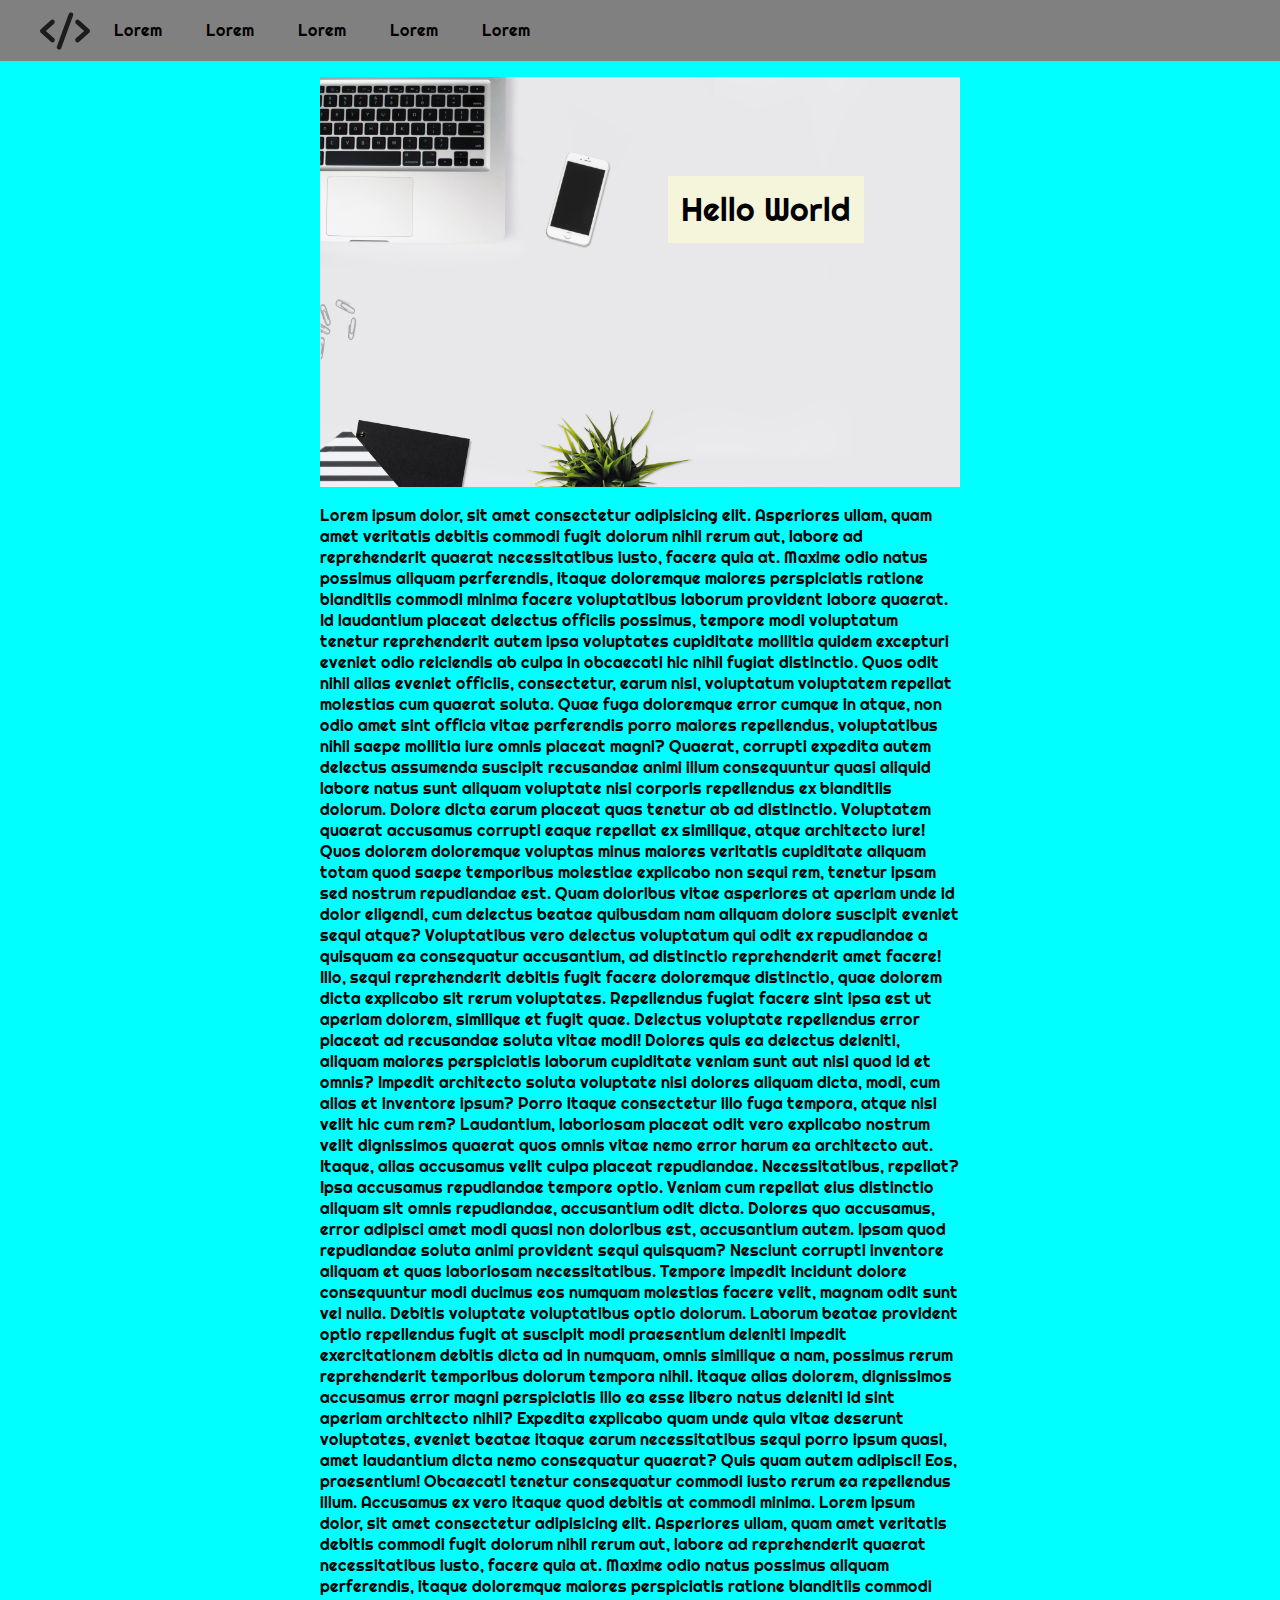
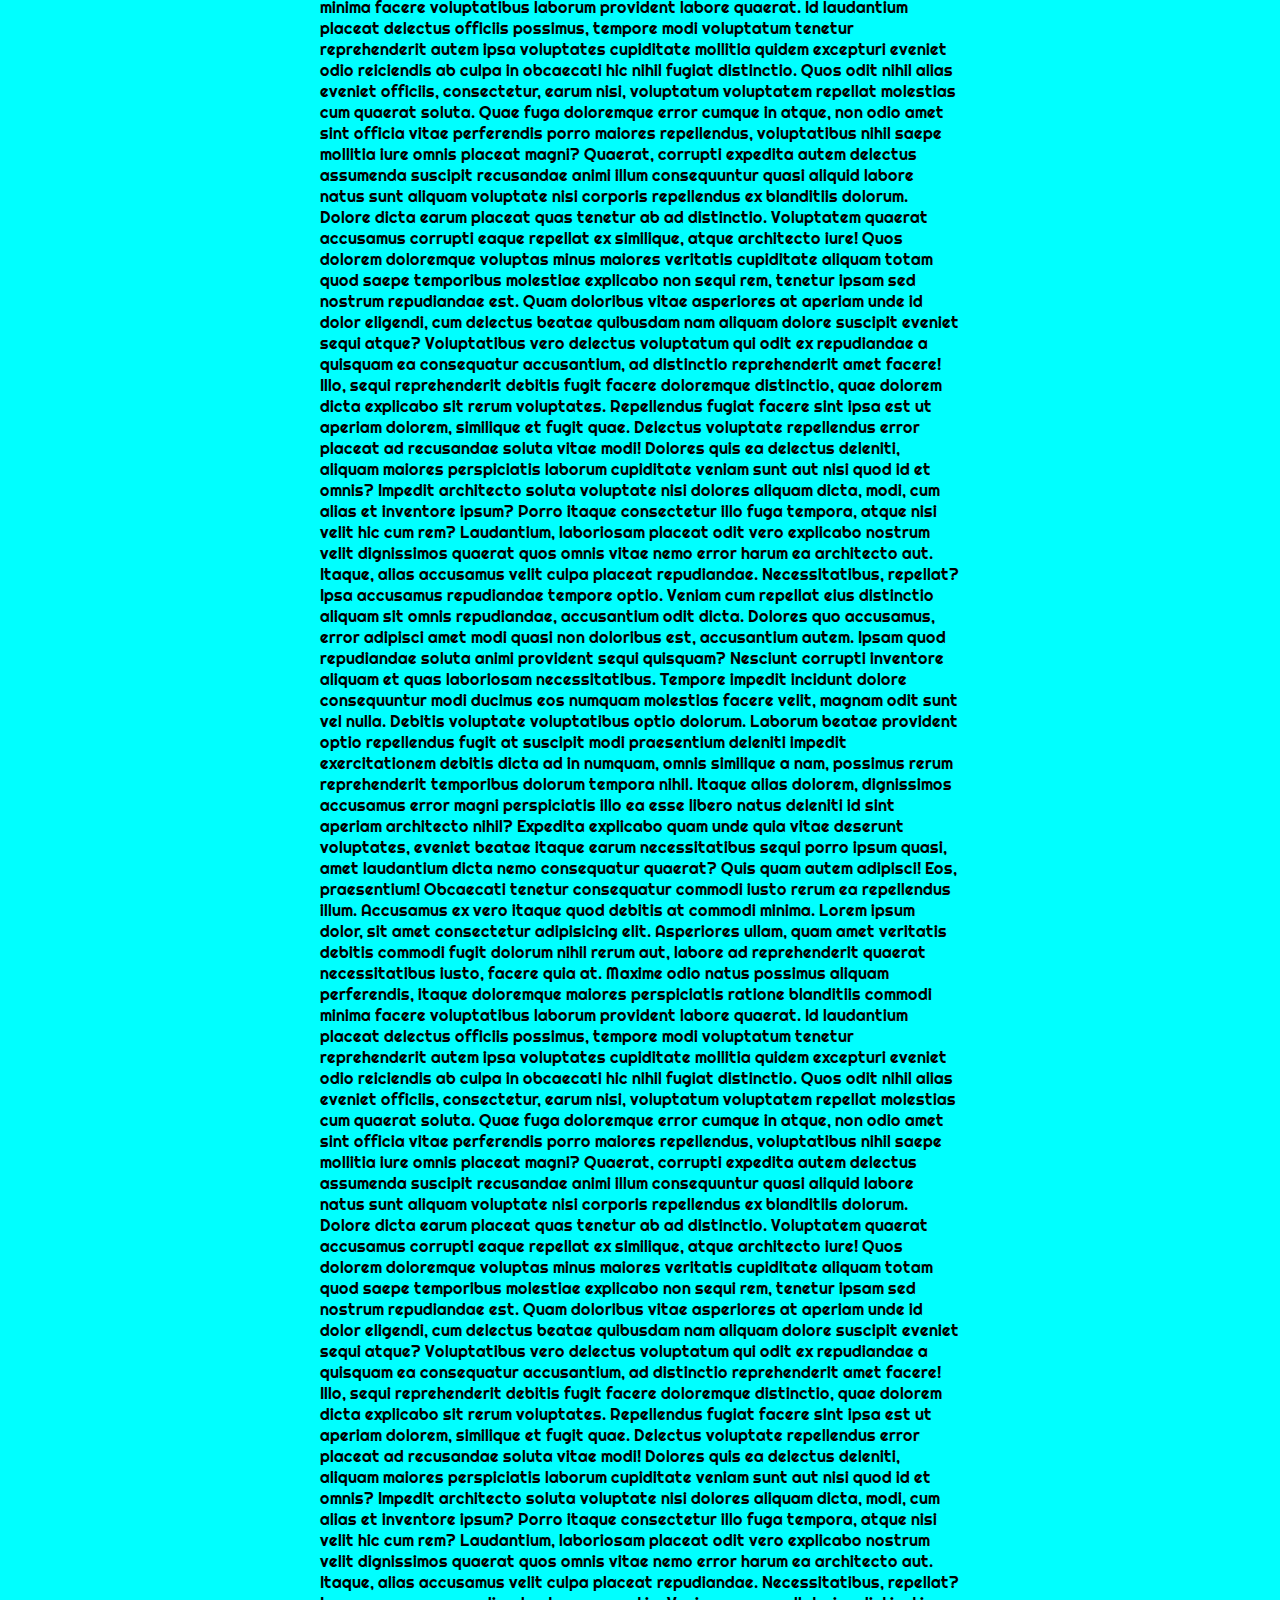
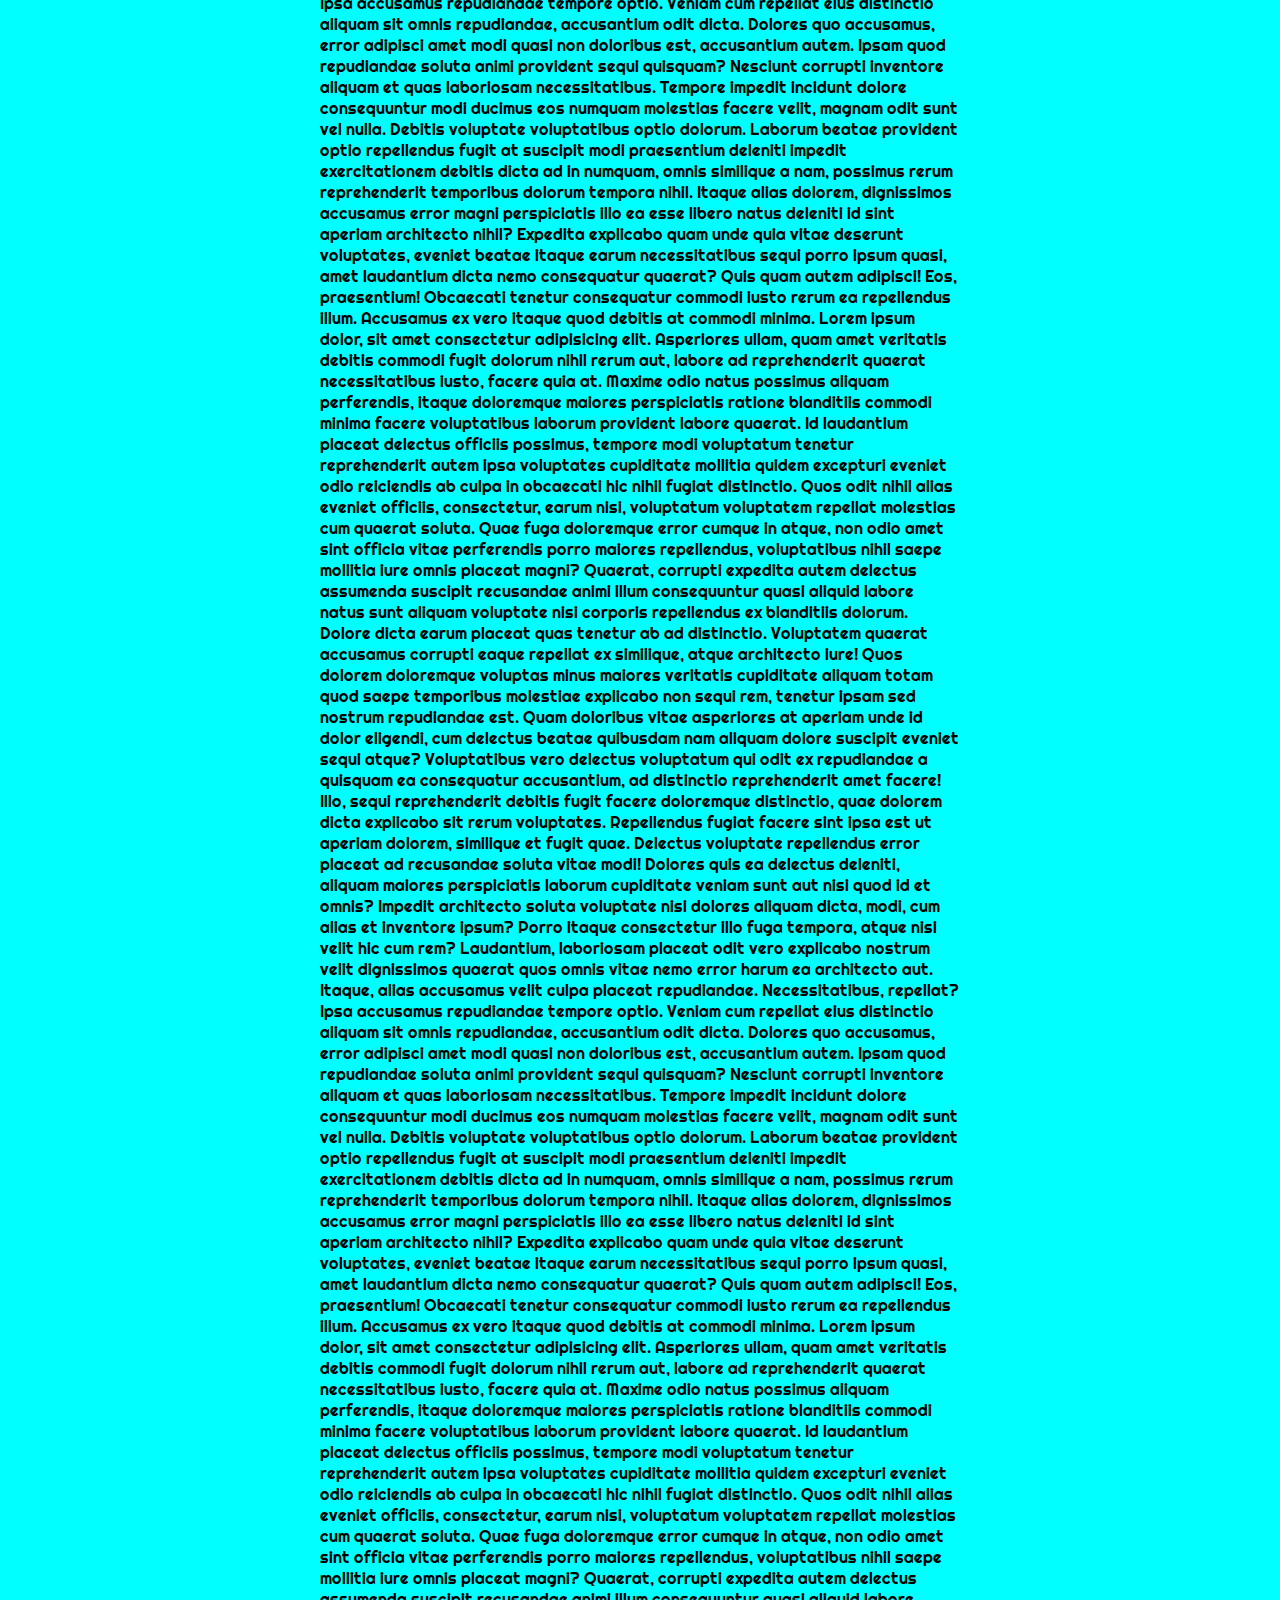
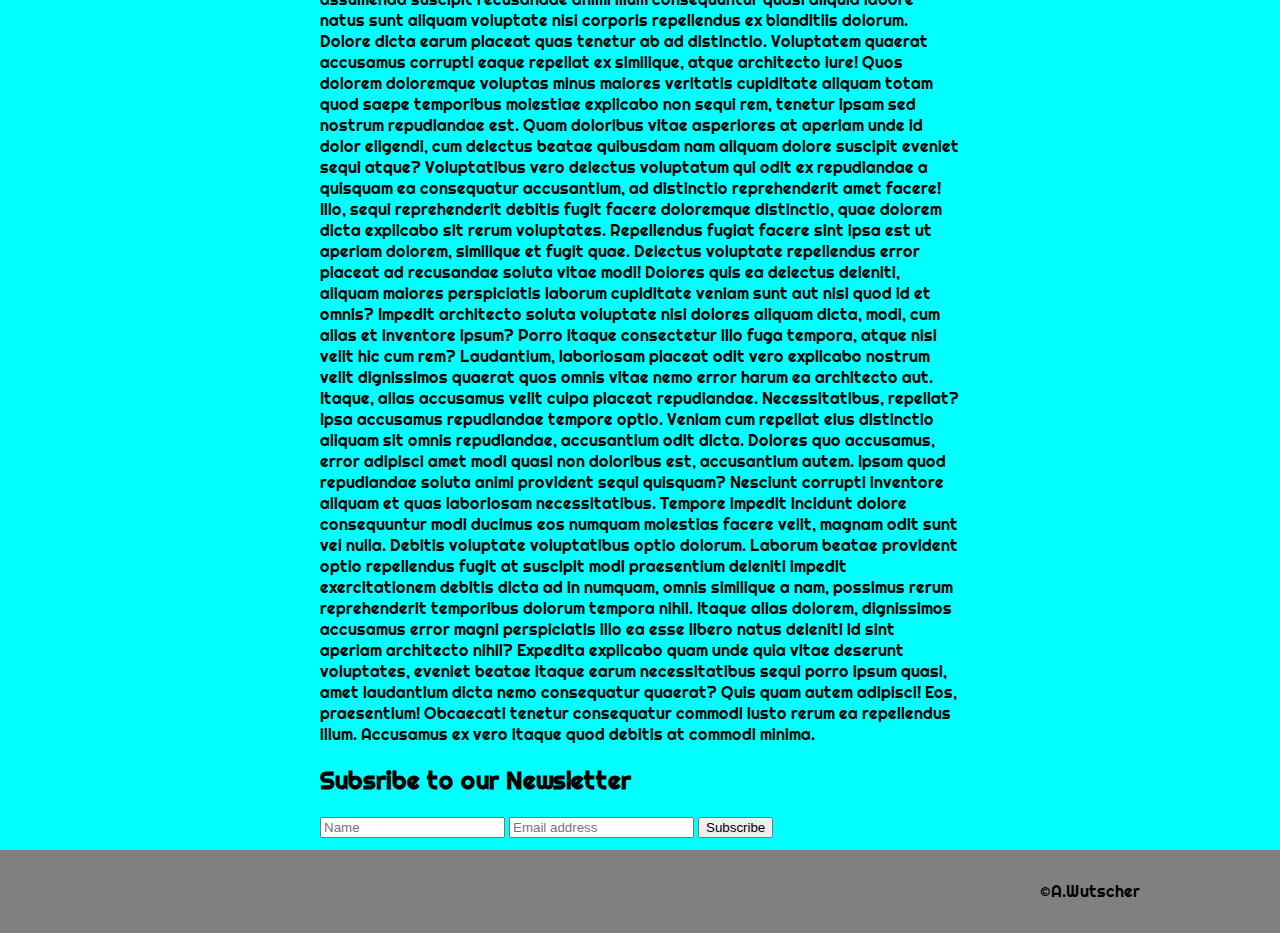
<file: awutscher/index.html>
<!DOCTYPE html>
<html lang="en">
<head>
    <meta charset="UTF-8">
    <meta http-equiv="X-UA-Compatible" content="IE=edge">
    <meta name="viewport" content="width=device-width, initial-scale=1.0">
    <title>Advanced Exercise CSS</title>
    <link rel="stylesheet" href="style.css">
    <link rel="preconnect" href="https://fonts.googleapis.com">
    <link rel="preconnect" href="https://fonts.gstatic.com" crossorigin>
    <link href="https://fonts.googleapis.com/css2?family=Righteous&display=swap" rel="stylesheet">
</head>
<body>
    <nav>
        <ul>
            <li><img id="logo" src="images/Icon.svg"></li>
            <li><a href="#">Lorem</a></li>
            <li><a href="#">Lorem</a></li>
            <li><a href="#">Lorem</a></li>
            <li><a href="#">Lorem</a></li>
            <li><a href="#">Lorem</a></li>
        </ul>
    <nav>
    <div id="content">
        <div id="hero">
            <span id="herotext">Hello World</span>
            <img id="heroimg" src="images/officeimg.jpg">
        </div>
        <div>
            Lorem ipsum dolor, sit amet consectetur adipisicing elit. Asperiores ullam, quam amet veritatis debitis commodi fugit dolorum nihil rerum aut, labore ad reprehenderit quaerat necessitatibus iusto, facere quia at. Maxime odio natus possimus aliquam perferendis, itaque doloremque maiores perspiciatis ratione blanditiis commodi minima facere voluptatibus laborum provident labore quaerat. Id laudantium placeat delectus officiis possimus, tempore modi voluptatum tenetur reprehenderit autem ipsa voluptates cupiditate mollitia quidem excepturi eveniet odio reiciendis ab culpa in obcaecati hic nihil fugiat distinctio. Quos odit nihil alias eveniet officiis, consectetur, earum nisi, voluptatum voluptatem repellat molestias cum quaerat soluta. Quae fuga doloremque error cumque in atque, non odio amet sint officia vitae perferendis porro maiores repellendus, voluptatibus nihil saepe mollitia iure omnis placeat magni? Quaerat, corrupti expedita autem delectus assumenda suscipit recusandae animi illum consequuntur quasi aliquid labore natus sunt aliquam voluptate nisi corporis repellendus ex blanditiis dolorum. Dolore dicta earum placeat quas tenetur ab ad distinctio. Voluptatem quaerat accusamus corrupti eaque repellat ex similique, atque architecto iure! Quos dolorem doloremque voluptas minus maiores veritatis cupiditate aliquam totam quod saepe temporibus molestiae explicabo non sequi rem, tenetur ipsam sed nostrum repudiandae est. Quam doloribus vitae asperiores at aperiam unde id dolor eligendi, cum delectus beatae quibusdam nam aliquam dolore suscipit eveniet sequi atque? Voluptatibus vero delectus voluptatum qui odit ex repudiandae a quisquam ea consequatur accusantium, ad distinctio reprehenderit amet facere! Illo, sequi reprehenderit debitis fugit facere doloremque distinctio, quae dolorem dicta explicabo sit rerum voluptates. Repellendus fugiat facere sint ipsa est ut aperiam dolorem, similique et fugit quae. Delectus voluptate repellendus error placeat ad recusandae soluta vitae modi! Dolores quis ea delectus deleniti, aliquam maiores perspiciatis laborum cupiditate veniam sunt aut nisi quod id et omnis? Impedit architecto soluta voluptate nisi dolores aliquam dicta, modi, cum alias et inventore ipsum? Porro itaque consectetur illo fuga tempora, atque nisi velit hic cum rem? Laudantium, laboriosam placeat odit vero explicabo nostrum velit dignissimos quaerat quos omnis vitae nemo error harum ea architecto aut. Itaque, alias accusamus velit culpa placeat repudiandae. Necessitatibus, repellat? Ipsa accusamus repudiandae tempore optio. Veniam cum repellat eius distinctio aliquam sit omnis repudiandae, accusantium odit dicta. Dolores quo accusamus, error adipisci amet modi quasi non doloribus est, accusantium autem. Ipsam quod repudiandae soluta animi provident sequi quisquam? Nesciunt corrupti inventore aliquam et quas laboriosam necessitatibus. Tempore impedit incidunt dolore consequuntur modi ducimus eos numquam molestias facere velit, magnam odit sunt vel nulla. Debitis voluptate voluptatibus optio dolorum. Laborum beatae provident optio repellendus fugit at suscipit modi praesentium deleniti impedit exercitationem debitis dicta ad in numquam, omnis similique a nam, possimus rerum reprehenderit temporibus dolorum tempora nihil. Itaque alias dolorem, dignissimos accusamus error magni perspiciatis illo ea esse libero natus deleniti id sint aperiam architecto nihil? Expedita explicabo quam unde quia vitae deserunt voluptates, eveniet beatae itaque earum necessitatibus sequi porro ipsum quasi, amet laudantium dicta nemo consequatur quaerat? Quis quam autem adipisci! Eos, praesentium! Obcaecati tenetur consequatur commodi iusto rerum ea repellendus illum. Accusamus ex vero itaque quod debitis at commodi minima.
            Lorem ipsum dolor, sit amet consectetur adipisicing elit. Asperiores ullam, quam amet veritatis debitis commodi fugit dolorum nihil rerum aut, labore ad reprehenderit quaerat necessitatibus iusto, facere quia at. Maxime odio natus possimus aliquam perferendis, itaque doloremque maiores perspiciatis ratione blanditiis commodi minima facere voluptatibus laborum provident labore quaerat. Id laudantium placeat delectus officiis possimus, tempore modi voluptatum tenetur reprehenderit autem ipsa voluptates cupiditate mollitia quidem excepturi eveniet odio reiciendis ab culpa in obcaecati hic nihil fugiat distinctio. Quos odit nihil alias eveniet officiis, consectetur, earum nisi, voluptatum voluptatem repellat molestias cum quaerat soluta. Quae fuga doloremque error cumque in atque, non odio amet sint officia vitae perferendis porro maiores repellendus, voluptatibus nihil saepe mollitia iure omnis placeat magni? Quaerat, corrupti expedita autem delectus assumenda suscipit recusandae animi illum consequuntur quasi aliquid labore natus sunt aliquam voluptate nisi corporis repellendus ex blanditiis dolorum. Dolore dicta earum placeat quas tenetur ab ad distinctio. Voluptatem quaerat accusamus corrupti eaque repellat ex similique, atque architecto iure! Quos dolorem doloremque voluptas minus maiores veritatis cupiditate aliquam totam quod saepe temporibus molestiae explicabo non sequi rem, tenetur ipsam sed nostrum repudiandae est. Quam doloribus vitae asperiores at aperiam unde id dolor eligendi, cum delectus beatae quibusdam nam aliquam dolore suscipit eveniet sequi atque? Voluptatibus vero delectus voluptatum qui odit ex repudiandae a quisquam ea consequatur accusantium, ad distinctio reprehenderit amet facere! Illo, sequi reprehenderit debitis fugit facere doloremque distinctio, quae dolorem dicta explicabo sit rerum voluptates. Repellendus fugiat facere sint ipsa est ut aperiam dolorem, similique et fugit quae. Delectus voluptate repellendus error placeat ad recusandae soluta vitae modi! Dolores quis ea delectus deleniti, aliquam maiores perspiciatis laborum cupiditate veniam sunt aut nisi quod id et omnis? Impedit architecto soluta voluptate nisi dolores aliquam dicta, modi, cum alias et inventore ipsum? Porro itaque consectetur illo fuga tempora, atque nisi velit hic cum rem? Laudantium, laboriosam placeat odit vero explicabo nostrum velit dignissimos quaerat quos omnis vitae nemo error harum ea architecto aut. Itaque, alias accusamus velit culpa placeat repudiandae. Necessitatibus, repellat? Ipsa accusamus repudiandae tempore optio. Veniam cum repellat eius distinctio aliquam sit omnis repudiandae, accusantium odit dicta. Dolores quo accusamus, error adipisci amet modi quasi non doloribus est, accusantium autem. Ipsam quod repudiandae soluta animi provident sequi quisquam? Nesciunt corrupti inventore aliquam et quas laboriosam necessitatibus. Tempore impedit incidunt dolore consequuntur modi ducimus eos numquam molestias facere velit, magnam odit sunt vel nulla. Debitis voluptate voluptatibus optio dolorum. Laborum beatae provident optio repellendus fugit at suscipit modi praesentium deleniti impedit exercitationem debitis dicta ad in numquam, omnis similique a nam, possimus rerum reprehenderit temporibus dolorum tempora nihil. Itaque alias dolorem, dignissimos accusamus error magni perspiciatis illo ea esse libero natus deleniti id sint aperiam architecto nihil? Expedita explicabo quam unde quia vitae deserunt voluptates, eveniet beatae itaque earum necessitatibus sequi porro ipsum quasi, amet laudantium dicta nemo consequatur quaerat? Quis quam autem adipisci! Eos, praesentium! Obcaecati tenetur consequatur commodi iusto rerum ea repellendus illum. Accusamus ex vero itaque quod debitis at commodi minima.
            Lorem ipsum dolor, sit amet consectetur adipisicing elit. Asperiores ullam, quam amet veritatis debitis commodi fugit dolorum nihil rerum aut, labore ad reprehenderit quaerat necessitatibus iusto, facere quia at. Maxime odio natus possimus aliquam perferendis, itaque doloremque maiores perspiciatis ratione blanditiis commodi minima facere voluptatibus laborum provident labore quaerat. Id laudantium placeat delectus officiis possimus, tempore modi voluptatum tenetur reprehenderit autem ipsa voluptates cupiditate mollitia quidem excepturi eveniet odio reiciendis ab culpa in obcaecati hic nihil fugiat distinctio. Quos odit nihil alias eveniet officiis, consectetur, earum nisi, voluptatum voluptatem repellat molestias cum quaerat soluta. Quae fuga doloremque error cumque in atque, non odio amet sint officia vitae perferendis porro maiores repellendus, voluptatibus nihil saepe mollitia iure omnis placeat magni? Quaerat, corrupti expedita autem delectus assumenda suscipit recusandae animi illum consequuntur quasi aliquid labore natus sunt aliquam voluptate nisi corporis repellendus ex blanditiis dolorum. Dolore dicta earum placeat quas tenetur ab ad distinctio. Voluptatem quaerat accusamus corrupti eaque repellat ex similique, atque architecto iure! Quos dolorem doloremque voluptas minus maiores veritatis cupiditate aliquam totam quod saepe temporibus molestiae explicabo non sequi rem, tenetur ipsam sed nostrum repudiandae est. Quam doloribus vitae asperiores at aperiam unde id dolor eligendi, cum delectus beatae quibusdam nam aliquam dolore suscipit eveniet sequi atque? Voluptatibus vero delectus voluptatum qui odit ex repudiandae a quisquam ea consequatur accusantium, ad distinctio reprehenderit amet facere! Illo, sequi reprehenderit debitis fugit facere doloremque distinctio, quae dolorem dicta explicabo sit rerum voluptates. Repellendus fugiat facere sint ipsa est ut aperiam dolorem, similique et fugit quae. Delectus voluptate repellendus error placeat ad recusandae soluta vitae modi! Dolores quis ea delectus deleniti, aliquam maiores perspiciatis laborum cupiditate veniam sunt aut nisi quod id et omnis? Impedit architecto soluta voluptate nisi dolores aliquam dicta, modi, cum alias et inventore ipsum? Porro itaque consectetur illo fuga tempora, atque nisi velit hic cum rem? Laudantium, laboriosam placeat odit vero explicabo nostrum velit dignissimos quaerat quos omnis vitae nemo error harum ea architecto aut. Itaque, alias accusamus velit culpa placeat repudiandae. Necessitatibus, repellat? Ipsa accusamus repudiandae tempore optio. Veniam cum repellat eius distinctio aliquam sit omnis repudiandae, accusantium odit dicta. Dolores quo accusamus, error adipisci amet modi quasi non doloribus est, accusantium autem. Ipsam quod repudiandae soluta animi provident sequi quisquam? Nesciunt corrupti inventore aliquam et quas laboriosam necessitatibus. Tempore impedit incidunt dolore consequuntur modi ducimus eos numquam molestias facere velit, magnam odit sunt vel nulla. Debitis voluptate voluptatibus optio dolorum. Laborum beatae provident optio repellendus fugit at suscipit modi praesentium deleniti impedit exercitationem debitis dicta ad in numquam, omnis similique a nam, possimus rerum reprehenderit temporibus dolorum tempora nihil. Itaque alias dolorem, dignissimos accusamus error magni perspiciatis illo ea esse libero natus deleniti id sint aperiam architecto nihil? Expedita explicabo quam unde quia vitae deserunt voluptates, eveniet beatae itaque earum necessitatibus sequi porro ipsum quasi, amet laudantium dicta nemo consequatur quaerat? Quis quam autem adipisci! Eos, praesentium! Obcaecati tenetur consequatur commodi iusto rerum ea repellendus illum. Accusamus ex vero itaque quod debitis at commodi minima.
            Lorem ipsum dolor, sit amet consectetur adipisicing elit. Asperiores ullam, quam amet veritatis debitis commodi fugit dolorum nihil rerum aut, labore ad reprehenderit quaerat necessitatibus iusto, facere quia at. Maxime odio natus possimus aliquam perferendis, itaque doloremque maiores perspiciatis ratione blanditiis commodi minima facere voluptatibus laborum provident labore quaerat. Id laudantium placeat delectus officiis possimus, tempore modi voluptatum tenetur reprehenderit autem ipsa voluptates cupiditate mollitia quidem excepturi eveniet odio reiciendis ab culpa in obcaecati hic nihil fugiat distinctio. Quos odit nihil alias eveniet officiis, consectetur, earum nisi, voluptatum voluptatem repellat molestias cum quaerat soluta. Quae fuga doloremque error cumque in atque, non odio amet sint officia vitae perferendis porro maiores repellendus, voluptatibus nihil saepe mollitia iure omnis placeat magni? Quaerat, corrupti expedita autem delectus assumenda suscipit recusandae animi illum consequuntur quasi aliquid labore natus sunt aliquam voluptate nisi corporis repellendus ex blanditiis dolorum. Dolore dicta earum placeat quas tenetur ab ad distinctio. Voluptatem quaerat accusamus corrupti eaque repellat ex similique, atque architecto iure! Quos dolorem doloremque voluptas minus maiores veritatis cupiditate aliquam totam quod saepe temporibus molestiae explicabo non sequi rem, tenetur ipsam sed nostrum repudiandae est. Quam doloribus vitae asperiores at aperiam unde id dolor eligendi, cum delectus beatae quibusdam nam aliquam dolore suscipit eveniet sequi atque? Voluptatibus vero delectus voluptatum qui odit ex repudiandae a quisquam ea consequatur accusantium, ad distinctio reprehenderit amet facere! Illo, sequi reprehenderit debitis fugit facere doloremque distinctio, quae dolorem dicta explicabo sit rerum voluptates. Repellendus fugiat facere sint ipsa est ut aperiam dolorem, similique et fugit quae. Delectus voluptate repellendus error placeat ad recusandae soluta vitae modi! Dolores quis ea delectus deleniti, aliquam maiores perspiciatis laborum cupiditate veniam sunt aut nisi quod id et omnis? Impedit architecto soluta voluptate nisi dolores aliquam dicta, modi, cum alias et inventore ipsum? Porro itaque consectetur illo fuga tempora, atque nisi velit hic cum rem? Laudantium, laboriosam placeat odit vero explicabo nostrum velit dignissimos quaerat quos omnis vitae nemo error harum ea architecto aut. Itaque, alias accusamus velit culpa placeat repudiandae. Necessitatibus, repellat? Ipsa accusamus repudiandae tempore optio. Veniam cum repellat eius distinctio aliquam sit omnis repudiandae, accusantium odit dicta. Dolores quo accusamus, error adipisci amet modi quasi non doloribus est, accusantium autem. Ipsam quod repudiandae soluta animi provident sequi quisquam? Nesciunt corrupti inventore aliquam et quas laboriosam necessitatibus. Tempore impedit incidunt dolore consequuntur modi ducimus eos numquam molestias facere velit, magnam odit sunt vel nulla. Debitis voluptate voluptatibus optio dolorum. Laborum beatae provident optio repellendus fugit at suscipit modi praesentium deleniti impedit exercitationem debitis dicta ad in numquam, omnis similique a nam, possimus rerum reprehenderit temporibus dolorum tempora nihil. Itaque alias dolorem, dignissimos accusamus error magni perspiciatis illo ea esse libero natus deleniti id sint aperiam architecto nihil? Expedita explicabo quam unde quia vitae deserunt voluptates, eveniet beatae itaque earum necessitatibus sequi porro ipsum quasi, amet laudantium dicta nemo consequatur quaerat? Quis quam autem adipisci! Eos, praesentium! Obcaecati tenetur consequatur commodi iusto rerum ea repellendus illum. Accusamus ex vero itaque quod debitis at commodi minima.
            Lorem ipsum dolor, sit amet consectetur adipisicing elit. Asperiores ullam, quam amet veritatis debitis commodi fugit dolorum nihil rerum aut, labore ad reprehenderit quaerat necessitatibus iusto, facere quia at. Maxime odio natus possimus aliquam perferendis, itaque doloremque maiores perspiciatis ratione blanditiis commodi minima facere voluptatibus laborum provident labore quaerat. Id laudantium placeat delectus officiis possimus, tempore modi voluptatum tenetur reprehenderit autem ipsa voluptates cupiditate mollitia quidem excepturi eveniet odio reiciendis ab culpa in obcaecati hic nihil fugiat distinctio. Quos odit nihil alias eveniet officiis, consectetur, earum nisi, voluptatum voluptatem repellat molestias cum quaerat soluta. Quae fuga doloremque error cumque in atque, non odio amet sint officia vitae perferendis porro maiores repellendus, voluptatibus nihil saepe mollitia iure omnis placeat magni? Quaerat, corrupti expedita autem delectus assumenda suscipit recusandae animi illum consequuntur quasi aliquid labore natus sunt aliquam voluptate nisi corporis repellendus ex blanditiis dolorum. Dolore dicta earum placeat quas tenetur ab ad distinctio. Voluptatem quaerat accusamus corrupti eaque repellat ex similique, atque architecto iure! Quos dolorem doloremque voluptas minus maiores veritatis cupiditate aliquam totam quod saepe temporibus molestiae explicabo non sequi rem, tenetur ipsam sed nostrum repudiandae est. Quam doloribus vitae asperiores at aperiam unde id dolor eligendi, cum delectus beatae quibusdam nam aliquam dolore suscipit eveniet sequi atque? Voluptatibus vero delectus voluptatum qui odit ex repudiandae a quisquam ea consequatur accusantium, ad distinctio reprehenderit amet facere! Illo, sequi reprehenderit debitis fugit facere doloremque distinctio, quae dolorem dicta explicabo sit rerum voluptates. Repellendus fugiat facere sint ipsa est ut aperiam dolorem, similique et fugit quae. Delectus voluptate repellendus error placeat ad recusandae soluta vitae modi! Dolores quis ea delectus deleniti, aliquam maiores perspiciatis laborum cupiditate veniam sunt aut nisi quod id et omnis? Impedit architecto soluta voluptate nisi dolores aliquam dicta, modi, cum alias et inventore ipsum? Porro itaque consectetur illo fuga tempora, atque nisi velit hic cum rem? Laudantium, laboriosam placeat odit vero explicabo nostrum velit dignissimos quaerat quos omnis vitae nemo error harum ea architecto aut. Itaque, alias accusamus velit culpa placeat repudiandae. Necessitatibus, repellat? Ipsa accusamus repudiandae tempore optio. Veniam cum repellat eius distinctio aliquam sit omnis repudiandae, accusantium odit dicta. Dolores quo accusamus, error adipisci amet modi quasi non doloribus est, accusantium autem. Ipsam quod repudiandae soluta animi provident sequi quisquam? Nesciunt corrupti inventore aliquam et quas laboriosam necessitatibus. Tempore impedit incidunt dolore consequuntur modi ducimus eos numquam molestias facere velit, magnam odit sunt vel nulla. Debitis voluptate voluptatibus optio dolorum. Laborum beatae provident optio repellendus fugit at suscipit modi praesentium deleniti impedit exercitationem debitis dicta ad in numquam, omnis similique a nam, possimus rerum reprehenderit temporibus dolorum tempora nihil. Itaque alias dolorem, dignissimos accusamus error magni perspiciatis illo ea esse libero natus deleniti id sint aperiam architecto nihil? Expedita explicabo quam unde quia vitae deserunt voluptates, eveniet beatae itaque earum necessitatibus sequi porro ipsum quasi, amet laudantium dicta nemo consequatur quaerat? Quis quam autem adipisci! Eos, praesentium! Obcaecati tenetur consequatur commodi iusto rerum ea repellendus illum. Accusamus ex vero itaque quod debitis at commodi minima.
        </div>
        <div>
            <form>
                <h2>Subsribe to our Newsletter</h2>
                <input type="text" placeholder="Name" name="name" required>
                <input type="text" name="mail" placeholder="Email address" required>
                <input type="submit" value="Subscribe">
            </form>
        </div>
    </div>
    <footer>
        <p>	&copy;A.Wutscher</p>
    </footer>
</body>
</html>
</file>
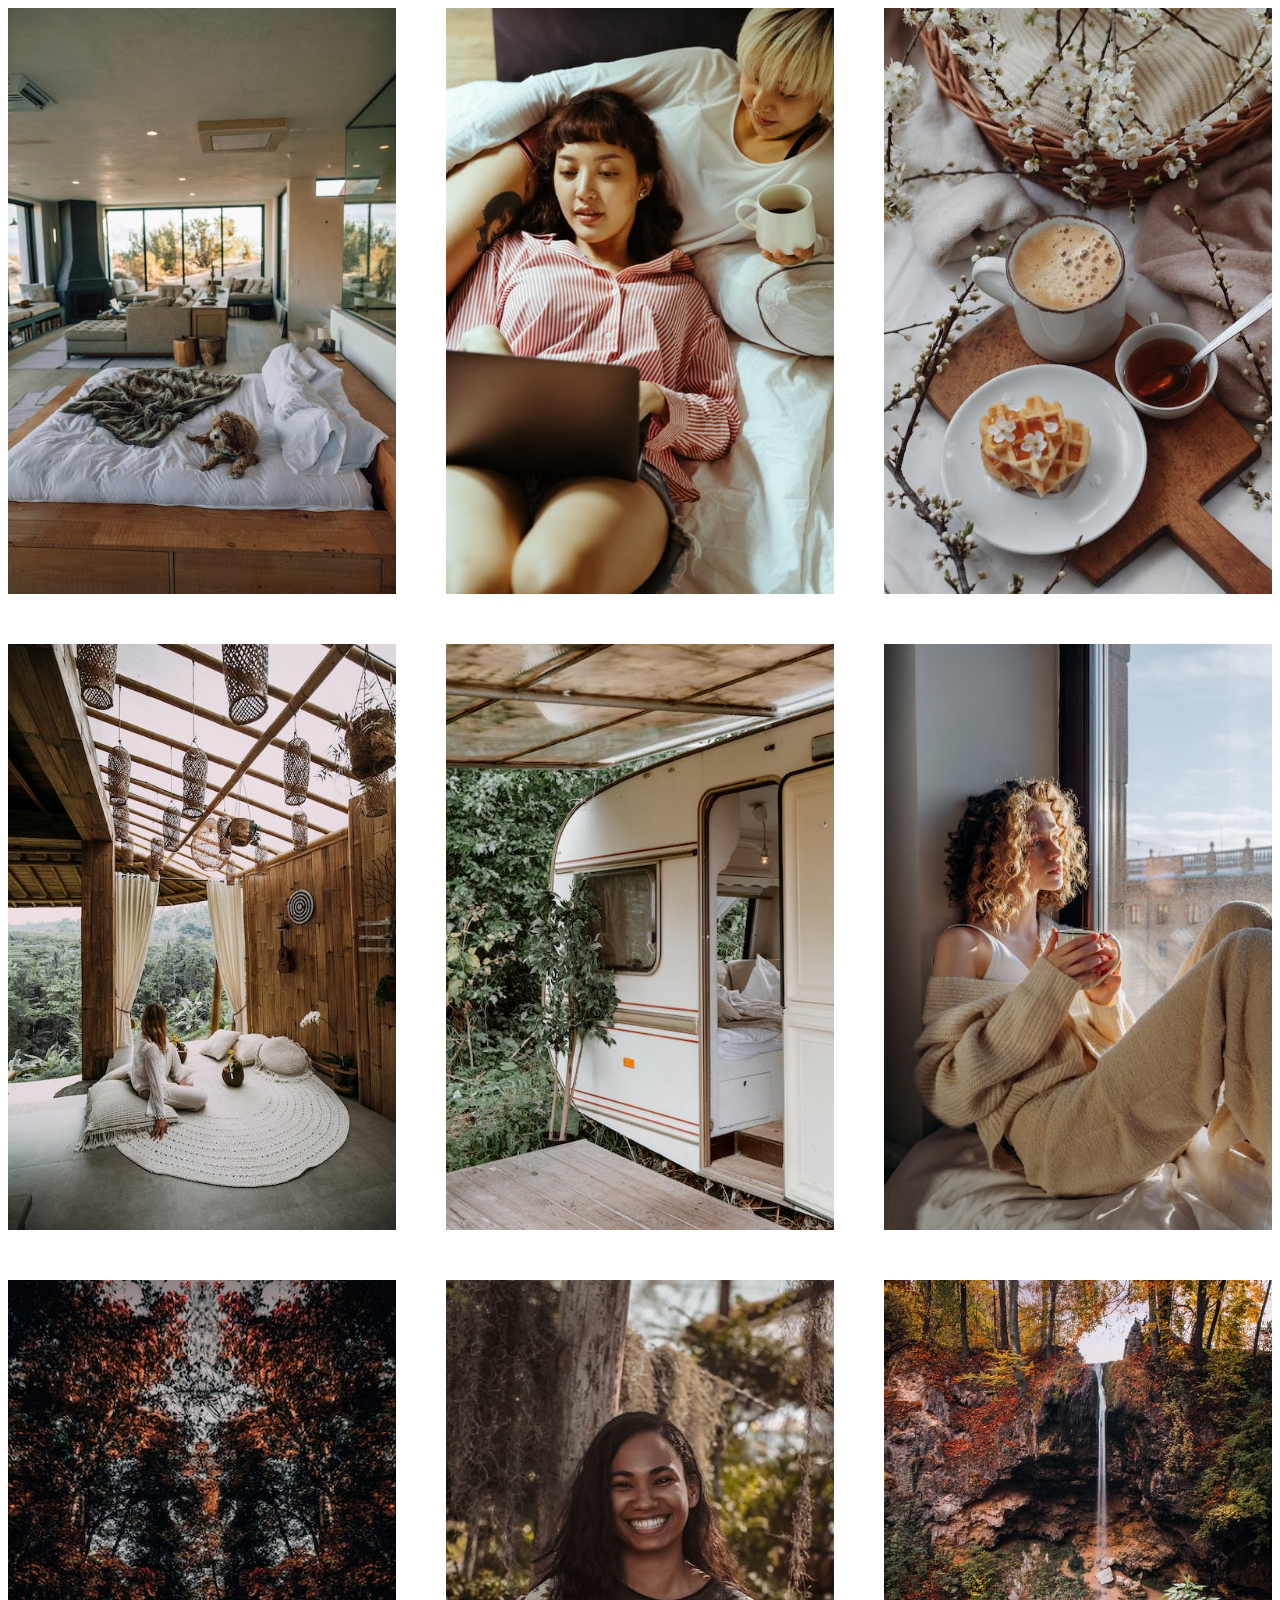
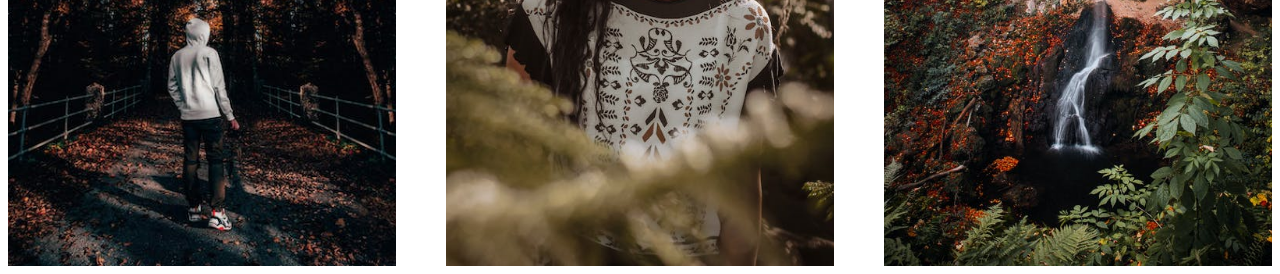
<file: awutscherAdvanced/index.html>
<!DOCTYPE html>
<html lang="en">
<head>
    <meta charset="UTF-8">
    <meta http-equiv="X-UA-Compatible" content="IE=edge">
    <meta name="viewport" content="width=device-width, initial-scale=1.0">
    <title>Document</title>
    <link rel="stylesheet" href="style.css"
</head>
<body>
    <div id="container">
        <div id="item1"><img src="images/img1.jpeg"></div>
        <div id="item2"><img src="images/img2.jpeg"></div>
        <div id="item3"><img src="images/img3.jpeg"></div>
        <div id="item4"><img src="images/img4.jpeg"></div>
        <div id="item5"><img src="images/img5.jpeg"></div>
        <div id="item6"><img src="images/img6.jpeg"></div>
        <div id="item7"><img src="images/img7.jpeg"></div>
        <div id="item8"><img src="images/img8.jpeg"></div>
        <div id="item9"><img src="images/img9.jpeg"></div>
    </div>
</body>
</html>
</file>
<file: awutscher/style.css>
/* Imports */
body {
  background-color: aqua;
  margin: 0;
  font-family: "Righteous", "Times New Roman", "Verdana", sans-serif;
}

html {
  font: "Righteous";
}

nav ul {
  list-style-type: none;
  background-color: gray;
  margin-top: 0;
}
nav ul li {
  display: inline-block;
}
nav ul li a {
  text-decoration: none;
  color: black;
  padding: 20px 20px;
  display: block;
}
nav ul li a:hover {
  background-color: aqua;
}

#logo {
  position: relative;
  margin-bottom: -20px;
  width: 50px;
  height: 50px;
}

#content {
  width: 50%;
  margin: auto;
}
#content div {
  margin-top: 2%;
  margin-bottom: 2%;
}

#heroimg {
  width: 100%;
  height: auto;
}

#hero {
  position: relative;
}

#herotext {
  font-size: xx-large;
  background-color: beige;
  padding: 2%;
  position: absolute;
  bottom: 60%;
  right: 15%;
}
#herotext:hover {
  box-shadow: 10px 15px black;
  transition: 0.5s ease-in-out;
}
#herotext:hover:after {
  box-shadow: 10px 15px black;
  transition: 0.5s ease-in-out;
}

footer {
  text-align: right;
  padding: 15px;
  background-color: gray;
}
footer p {
  padding-right: 10%;
}

/* testing purpose */
/* body{
    background-color: aqua;
    margin: 0;
    font-family: "Righteous", "Times New Roman","Verdana",sans-serif;
}
html {
    font: "Righteous";
} */
/* Navigation */
/* nav ul {
    list-style-type: none;
    background-color: gray;
    margin-top:0;
}

ul li {
    display: inline-block;
} */
/* 
li a {
    text-decoration: none;
    color: black;
    padding: 20px 20px;
    display: block;
} */
/* 
li a:hover{
    background-color: aqua;
} */
/* #logo {
    position: relative;
    margin-bottom: -20px;
    width: 50px;
    height: 50px;
} */
/* Content */
/* #content {
    width: 50%;
    margin: auto;
}

#content div{
    margin-top: 2%;
    margin-bottom: 2%;
}

#heroimg {
    width: 100%;
    height: auto;
}

#hero {
    position: relative;
}

#herotext {
    font-size: xx-large;
    background-color: beige;
    padding: 2%;
    position: absolute;
    bottom: 60%;
    right: 15%;
} */
/* #herotext:hover {
    box-shadow: 10px 15px black;
    transition: 0.5s ease-in-out;
}

#herotext:hover:after {
    box-shadow: 10px 15px black;
    transition: 0.5s ease-in-out;
}
 */
/* Footer */
/* footer {
    text-align: right;
    padding: 15px;
    background-color: gray;
}

footer p {
    padding-right: 10%;
}
 *//*# sourceMappingURL=style.css.map */
</file>
<file: awutscherAdvanced/style.css>
img {
  width: 100%;
  height: 100%;
  -o-object-fit: cover;
     object-fit: cover;
}

#container {
  display: grid;
  grid-template-columns: repeat(2, 1fr);
  grid-template-rows: repeat(3, 500px);
  gap: 50px;
}

@media (max-width: 600px) {
  #container {
    grid-template-columns: 100vw;
    grid-row: 9;
    gap: 5px;
  }
}
@media (min-width: 768px) {
  #container {
    grid-template-columns: repeat(2, 1fr);
    grid-template-rows: repeat(2, 1fr);
  }
}
@media (min-width: 1200px) {
  #container {
    grid-template-columns: repeat(3, 1fr);
    grid-template-rows: repeat(3, 1fr);
  }
}/*# sourceMappingURL=style.css.map */
</file>
